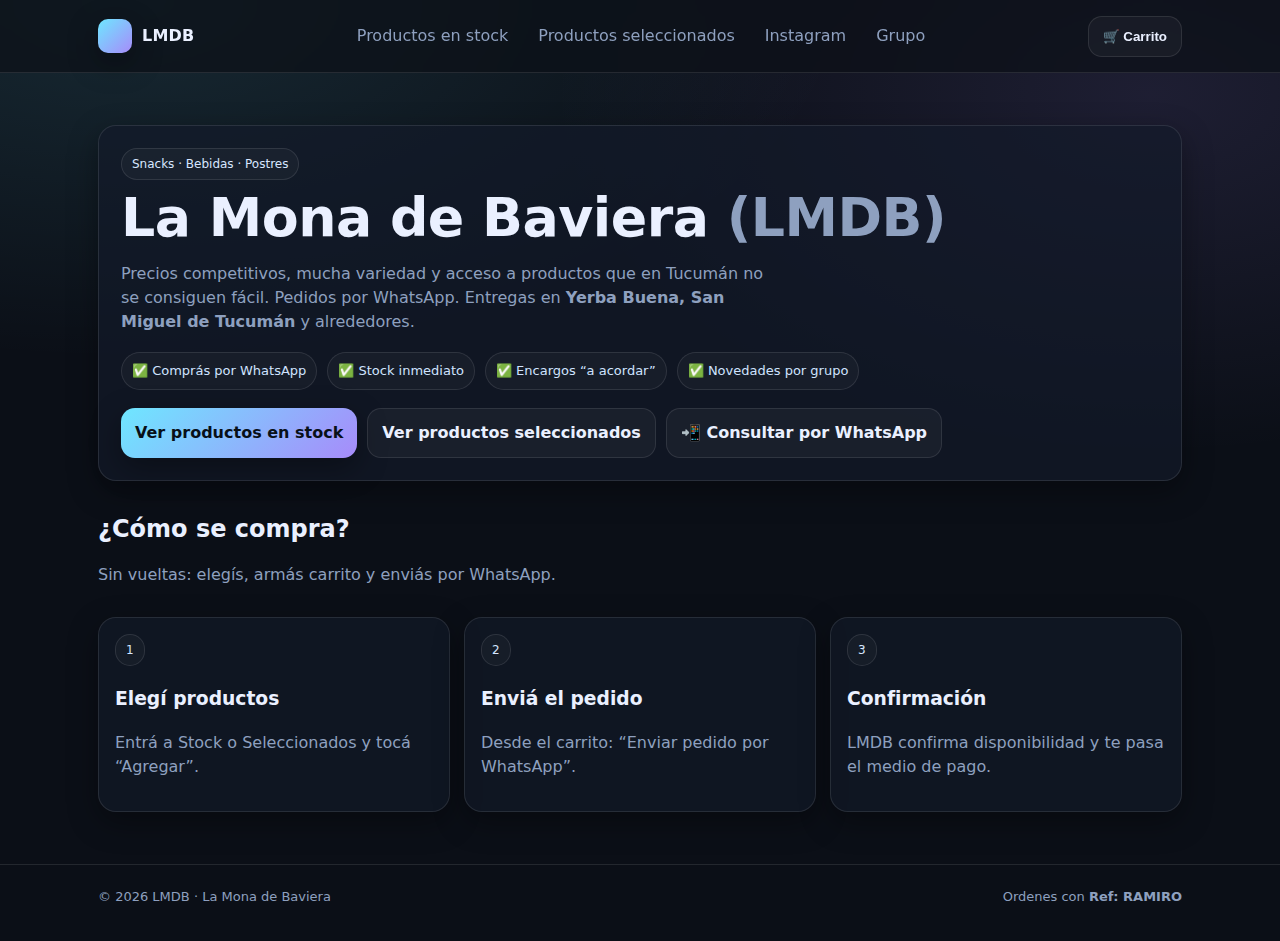
<file: index.html>
<!doctype html>
<html lang="es">
<head>
  <meta charset="utf-8" />
  <meta name="viewport" content="width=device-width, initial-scale=1" />
  <title>LMDB | La Mona de Baviera</title>
  <meta name="description" content="Snacks, bebidas y postres. Stock inmediato y productos por encargo. Pedidos por WhatsApp." />
  <link rel="stylesheet" href="assets/css/styles.css">
  <link rel="shortcut icon" href="assets/img/eye-icon.svg" type="image/x-icon">
</head>
<body>
<header class="nav">
  <div class="container">
    <div class="nav-inner">
      <a class="brand" href="index.html">
        <span class="logo" aria-hidden="true"></span>
        <span>LMDB</span>
      </a>

      <nav class="links">
        <a href="stock.html">Productos en stock</a>
        <a href="seleccionados.html">Productos seleccionados</a>
        <a data-ig href="#">Instagram</a>
        <a data-group href="#">Grupo</a>
      </nav>

      <button class="btn cart-btn" data-cart-open>
        🛒 Carrito
        <span class="cart-count" data-cart-count></span>
      </button>
    </div>
  </div>
</header>

<main class="hero">
  <div class="container">
    <div class="hero-card">
      <span class="badge">Snacks · Bebidas · Postres</span>
      <h1 class="headline">La Mona de Baviera <span class="muted">(LMDB)</span></h1>
      <p class="sub">
        Precios competitivos, mucha variedad y acceso a productos que en Tucumán no se consiguen fácil.
        Pedidos por WhatsApp. Entregas en <b>Yerba Buena, San Miguel de Tucumán</b> y alrededores.
      </p>

      <div class="pill-row">
        <span class="pill">✅ Comprás por WhatsApp</span>
        <span class="pill">✅ Stock inmediato</span>
        <span class="pill">✅ Encargos “a acordar”</span>
        <span class="pill">✅ Novedades por grupo</span>
      </div>

      <div style="margin-top:18px; display:flex; gap:10px; flex-wrap:wrap;">
        <a class="btn primary" href="stock.html">Ver productos en stock</a>
        <a class="btn" href="seleccionados.html">Ver productos seleccionados</a>
        <a class="btn" data-wa href="#">📲 Consultar por WhatsApp</a>
      </div>
    </div>

    <section>
      <div class="section-title">
        <div>
          <h2>¿Cómo se compra?</h2>
          <p class="muted">Sin vueltas: elegís, armás carrito y enviás por WhatsApp.</p>
        </div>
      </div>

      <div class="grid">
        <div class="card" style="padding:16px">
          <span class="badge">1</span>
          <h3>Elegí productos</h3>
          <p class="muted">Entrá a Stock o Seleccionados y tocá “Agregar”.</p>
        </div>
        <div class="card" style="padding:16px">
          <span class="badge">2</span>
          <h3>Enviá el pedido</h3>
          <p class="muted">Desde el carrito: “Enviar pedido por WhatsApp”.</p>
        </div>
        <div class="card" style="padding:16px">
          <span class="badge">3</span>
          <h3>Confirmación</h3>
          <p class="muted">LMDB confirma disponibilidad y te pasa el medio de pago.</p>
        </div>
      </div>
    </section>
  </div>
</main>

<!-- CART PANEL -->
<aside class="cart-panel" data-cart-panel aria-label="Carrito">
  <div class="cart-header">
    <b>Tu carrito</b>
    <div style="display:flex; gap:8px;">
      <button class="btn" data-cart-clear>Vaciar</button>
      <button class="btn" data-cart-close>Cerrar</button>
    </div>
  </div>

  <div class="muted" data-cart-empty>Tu carrito está vacío. Agregá productos desde Stock o Seleccionados.</div>
  <div class="cart-list" data-cart-list></div>

  <label class="muted" for="notes">Notas (opcional)</label>
  <textarea id="notes" data-cart-notes placeholder="Ej: quiero 2 sabores distintos, o consultar disponibilidad..."></textarea>

  <div style="margin-top:10px; display:flex; gap:10px;">
    <button class="btn primary" style="flex:1" data-cart-send>Enviar pedido por WhatsApp</button>
  </div>

  <p class="muted" style="margin-top:10px; font-size:12px;">
    * Los precios se confirman por WhatsApp. <br>
    * Entrega en Yerba Buena, San Miguel de Tucumán y alrededores.
  </p>
</aside>

<div class="toast" data-toast></div>

<footer class="footer">
  <div class="container" style="display:flex; justify-content:space-between; gap:10px; flex-wrap:wrap;">
    <span>© <span data-year></span> LMDB · La Mona de Baviera</span>
    <span>Ordenes con <b>Ref: RAMIRO</b></span>
  </div>
</footer>

<script src="assets/js/app.js"></script>
</body>
</html>
</file>
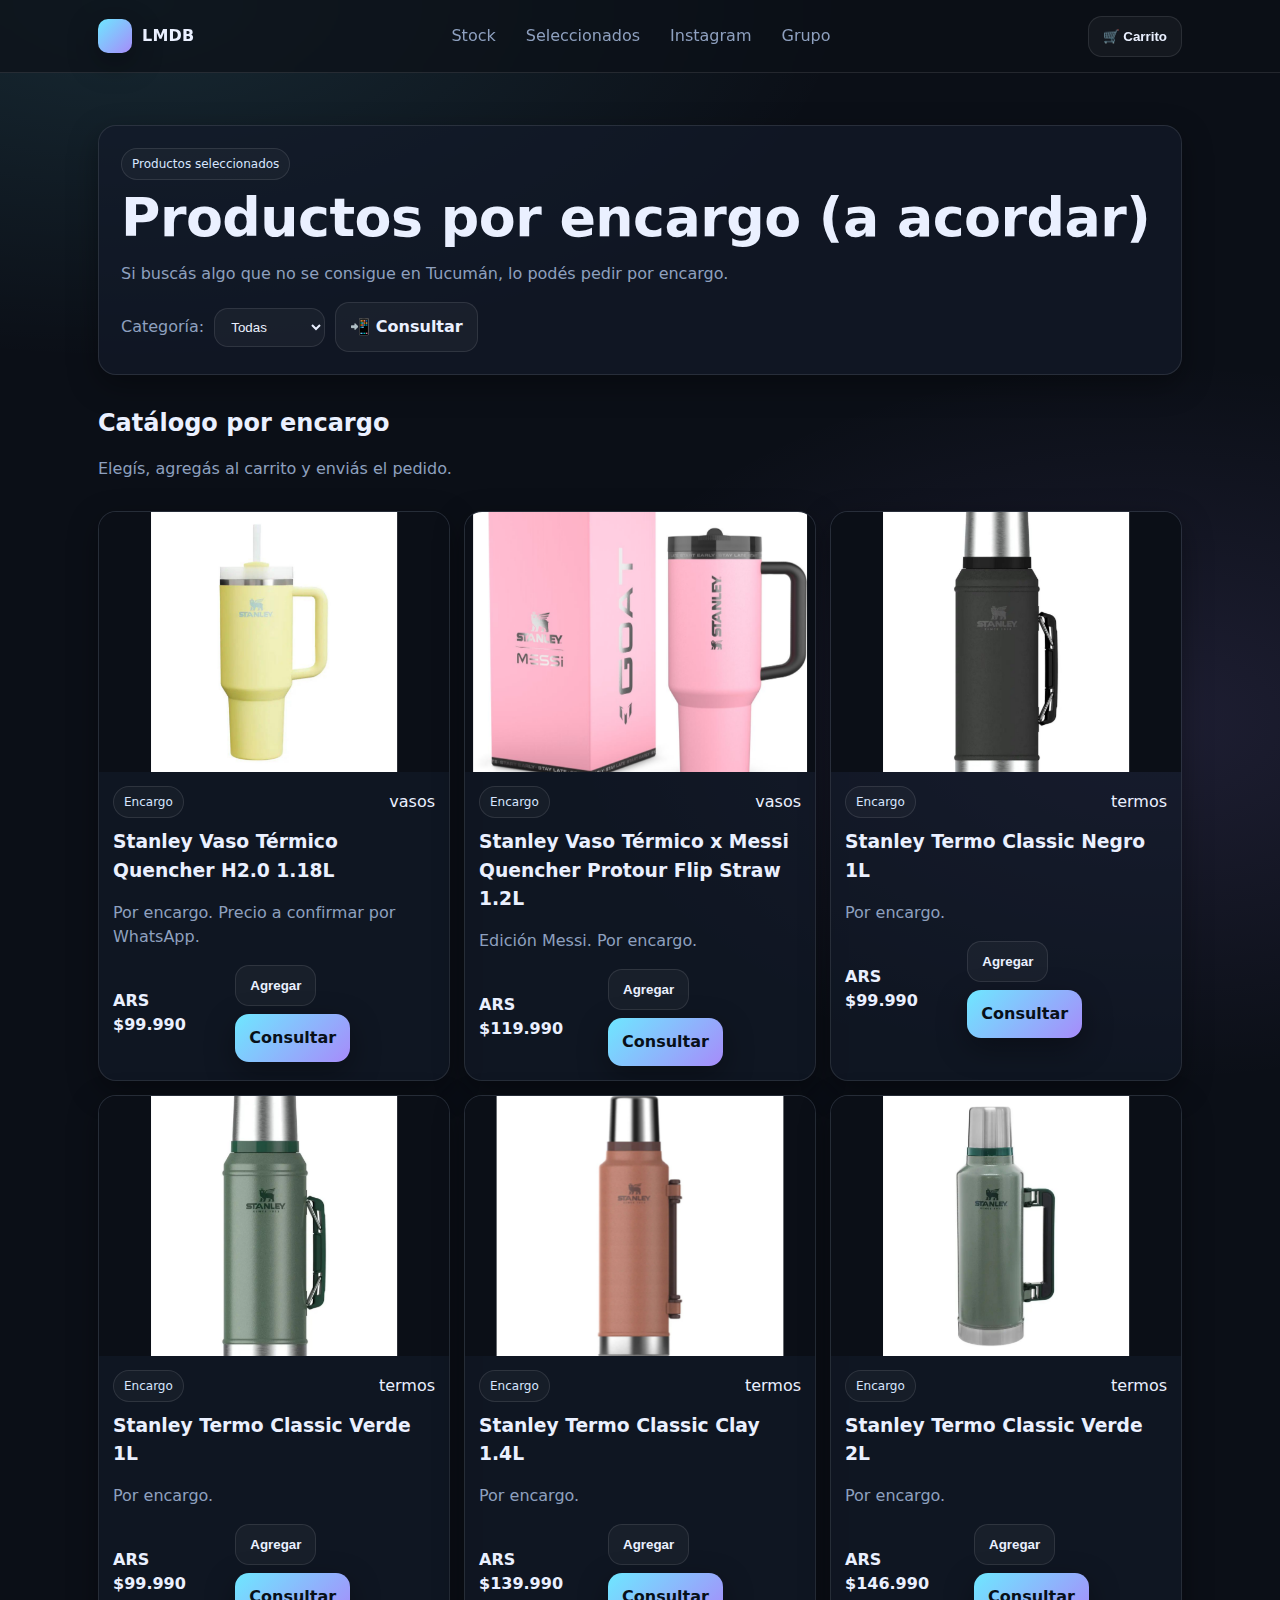
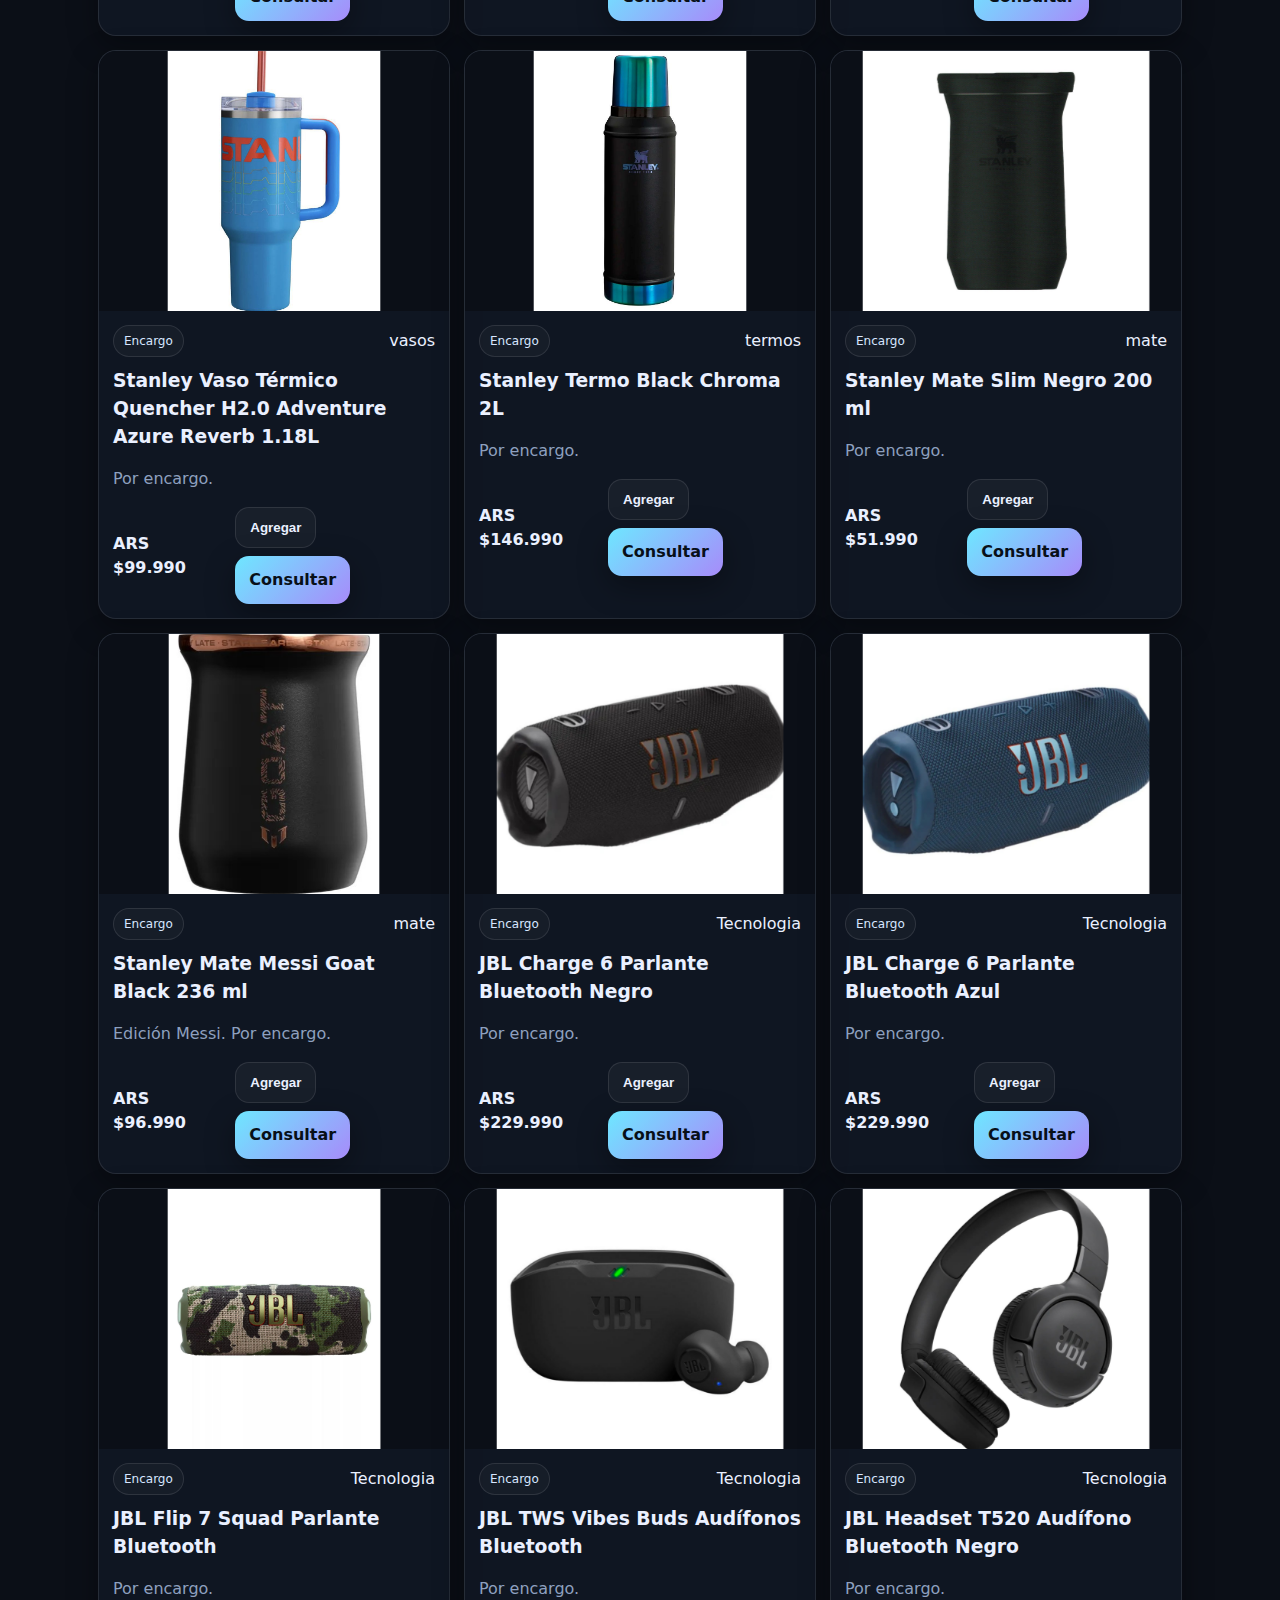
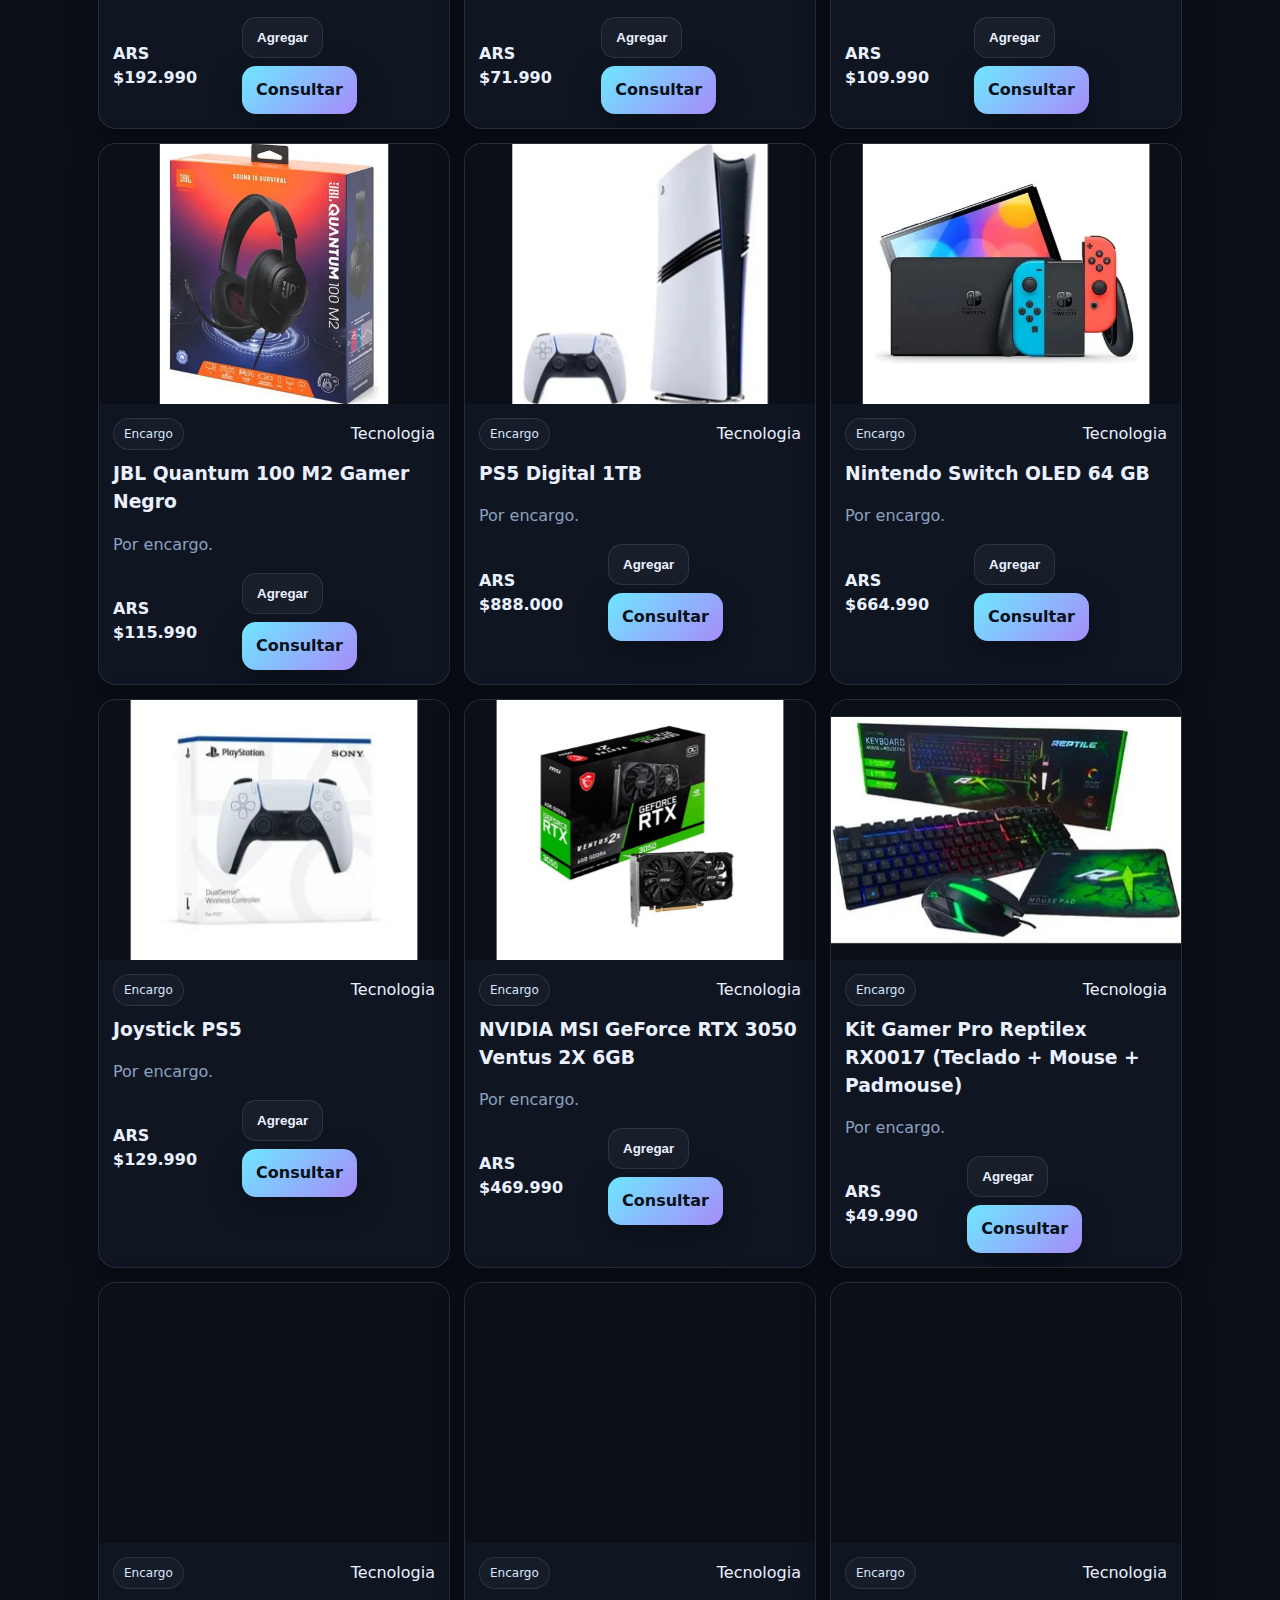
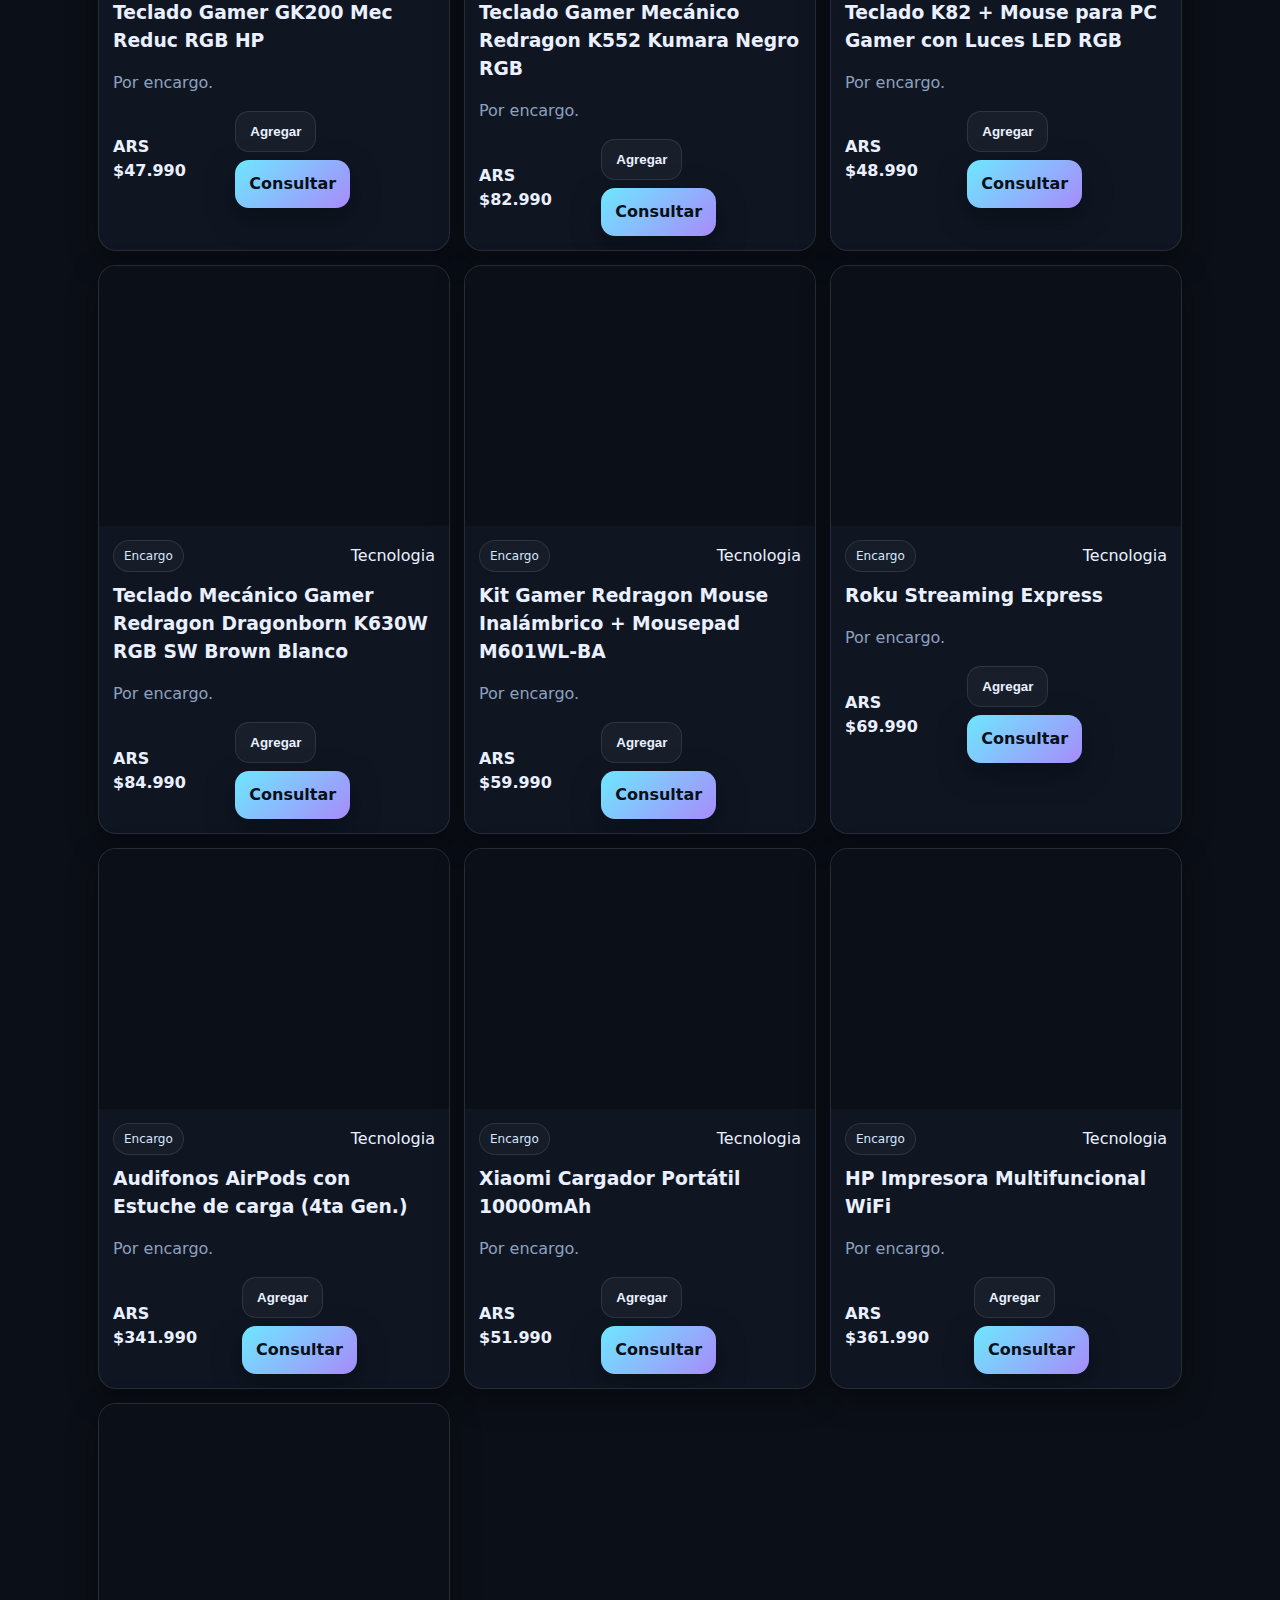
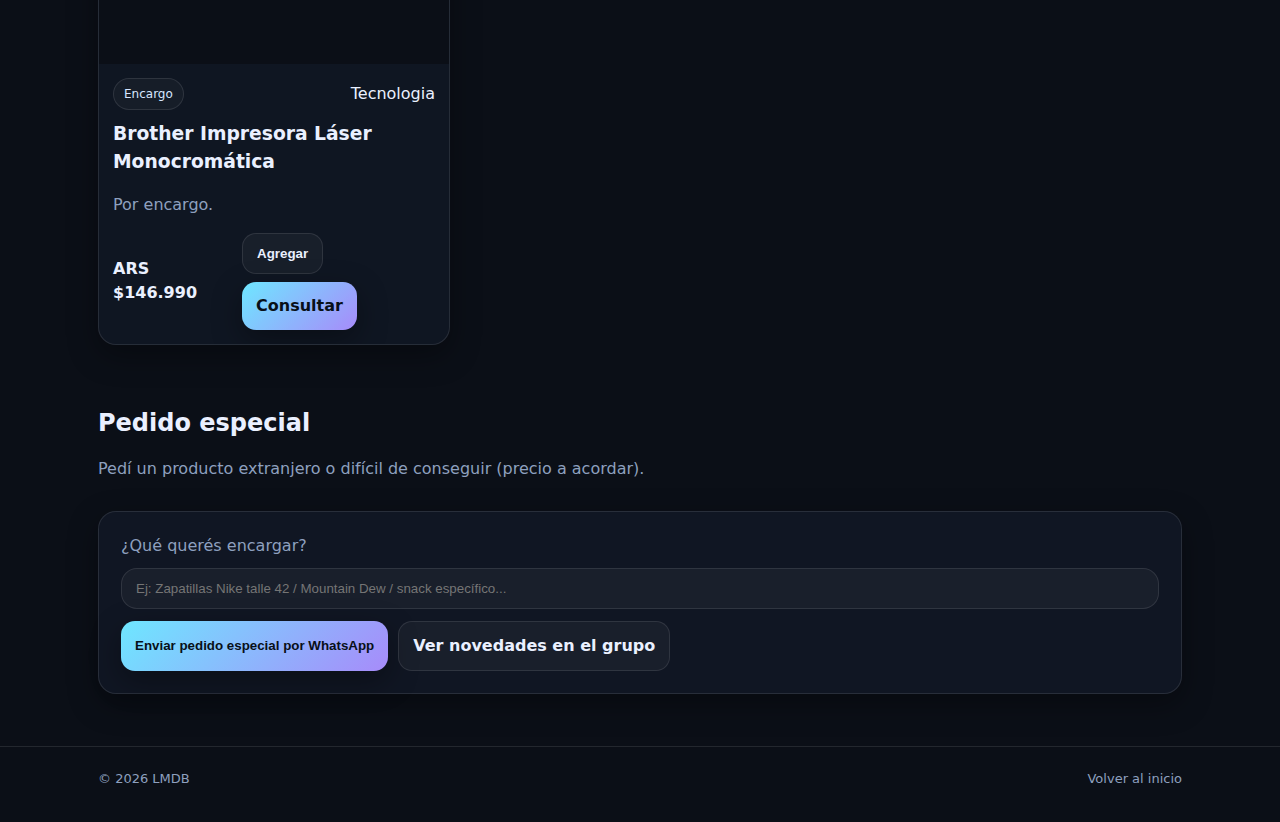
<file: seleccionados.html>
<!doctype html>
<html lang="es">

<head>
  <meta charset="utf-8" />
  <meta name="viewport" content="width=device-width, initial-scale=1" />
  <title>LMDB | Productos seleccionados</title>
  <meta name="description" content="Productos por encargo. Pedí por WhatsApp (precio a acordar)." />
  <link rel="shortcut icon" href="assets/img/eye-icon.svg" type="image/x-icon">
  <link rel="stylesheet" href="assets/css/styles.css">
</head>

<body data-page="seleccionado">
  <header class="nav">
    <div class="container">
      <div class="nav-inner">
        <a class="brand" href="index.html"><span class="logo"></span><span>LMDB</span></a>
        <nav class="links">
          <a href="stock.html">Stock</a>
          <a href="seleccionados.html">Seleccionados</a>
          <a data-ig href="#">Instagram</a>
          <a data-group href="#">Grupo</a>
        </nav>
        <button class="btn cart-btn" data-cart-open>🛒 Carrito <span class="cart-count" data-cart-count></span></button>
      </div>
    </div>
  </header>

  <main class="hero">
    <div class="container">
      <div class="hero-card">
        <span class="badge">Productos seleccionados</span>
        <h1 class="headline">Productos por encargo (a acordar)</h1>
        <p class="sub">
          Si buscás algo que no se consigue en Tucumán, lo podés pedir por encargo.
          <!-- El precio se acuerda por WhatsApp. -->
        </p>

        <div class="toolbar" style="margin-top:14px;">
          <label class="muted" for="category-select">Categoría:</label>
          <select id="category-select" data-category>
            <option value="all">Todas</option>
            <option value="snacks">Snacks</option>
            <option value="bebidas">Bebidas</option>
            <option value="mate">Mate</option>
            <option value="vasos">Vasos</option>
            <option value="postres">Postres</option>
            <option value="Tecnologia">Tecnología</option>
          </select>
          <a class="btn" data-wa href="#">📲 Consultar</a>
        </div>
      </div>

      <section>
        <div class="section-title">
          <div>
            <h2>Catálogo por encargo</h2>
            <p class="muted">Elegís, agregás al carrito y enviás el pedido.</p>
          </div>
        </div>

        <div class="hero-card" data-empty style="display:none;">
          <b>Próximamente</b>
          <p class="muted" style="margin:6px 0 0;">Estamos cargando los seleccionados. Podés hacer un pedido especial
            abajo.</p>
        </div>

        <div class="grid" data-products></div>
      </section>

      <section>
        <div class="section-title">
          <div>
            <h2>Pedido especial</h2>
            <p class="muted">Pedí un producto extranjero o difícil de conseguir (precio a acordar).</p>
          </div>
        </div>

        <div class="hero-card">
          <label class="muted">¿Qué querés encargar?</label>
          <input data-special-input placeholder="Ej: Zapatillas Nike talle 42 / Mountain Dew / snack específico..."
            style="width:100%; margin-top:10px; padding:12px 14px; border-radius:16px; border:1px solid var(--border); background:rgba(255,255,255,.04); color:var(--text);" />
          <div style="margin-top:12px; display:flex; gap:10px; flex-wrap:wrap;">
            <button class="btn primary" data-special-send>Enviar pedido especial por WhatsApp</button>
            <a class="btn" data-group href="#">Ver novedades en el grupo</a>
          </div>
        </div>
      </section>
    </div>
  </main>

  <!-- CART PANEL -->
  <aside class="cart-panel" data-cart-panel>
    <div class="cart-header">
      <b>Tu carrito</b>
      <div style="display:flex; gap:8px;">
        <button class="btn" data-cart-clear>Vaciar</button>
        <button class="btn" data-cart-close>Cerrar</button>
      </div>
    </div>
    <div class="muted" data-cart-empty>Tu carrito está vacío.</div>
    <div class="cart-list" data-cart-list></div>
    <label class="muted">Notas (opcional)</label>
    <textarea data-cart-notes placeholder="Notas para LMDB..."></textarea>
    <div style="margin-top:10px;">
      <button class="btn primary" style="width:100%;" data-cart-send>Enviar pedido por WhatsApp</button>
    </div>
  </aside>

  <div class="toast" data-toast></div>

  <footer class="footer">
    <div class="container" style="display:flex; justify-content:space-between; gap:10px; flex-wrap:wrap;">
      <span>© <span data-year></span> LMDB</span>
      <a class="muted" href="index.html">Volver al inicio</a>
    </div>
  </footer>

  <script src="assets/js/app.js"></script>
</body>

</html>
</file>
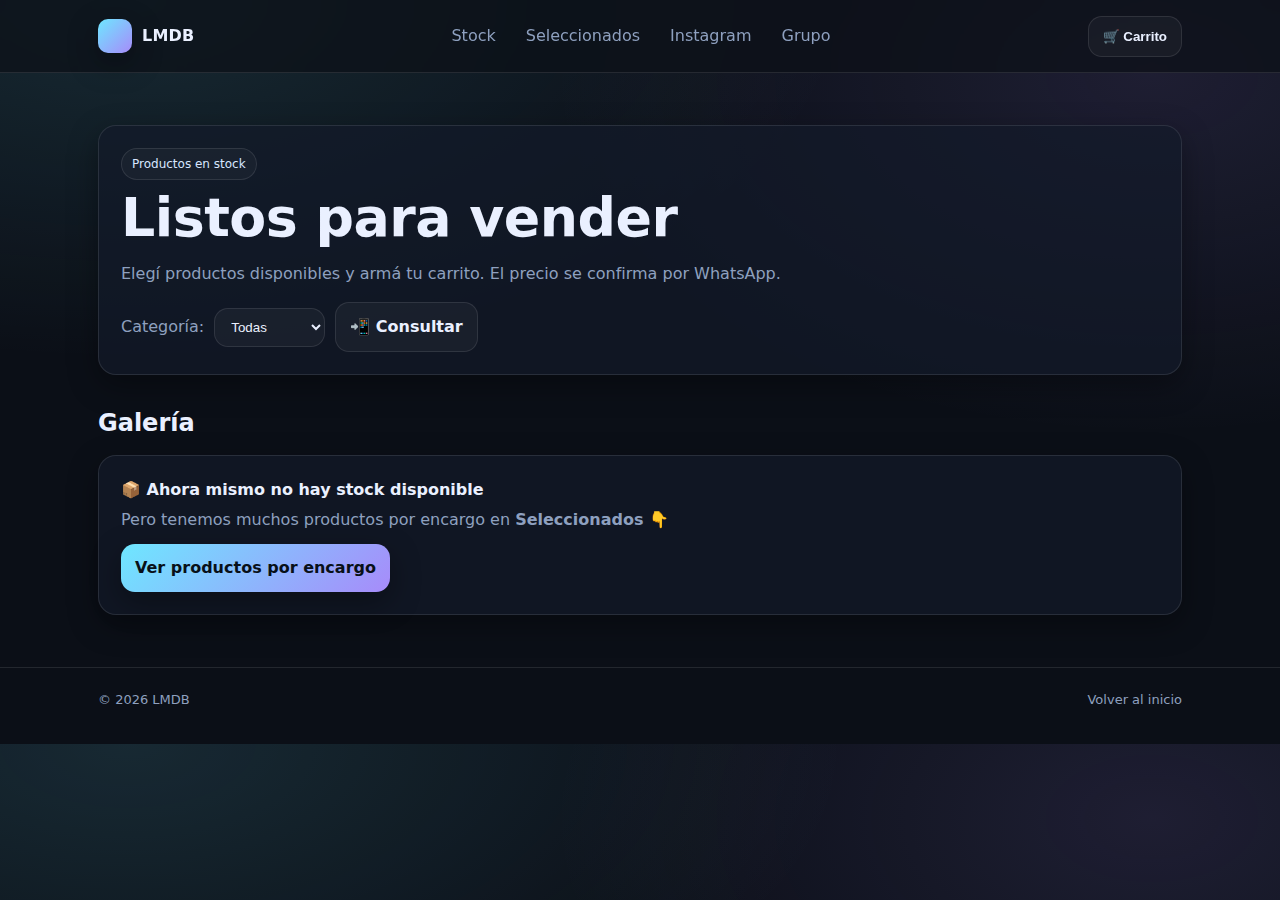
<file: stock.html>
<!doctype html>
<html lang="es">

<head>
  <meta charset="utf-8" />
  <meta name="viewport" content="width=device-width, initial-scale=1" />
  <title>LMDB | Productos en stock</title>
  <meta name="description" content="Productos en stock listos para vender. Pedidos por WhatsApp." />
  <link rel="shortcut icon" href="assets/img/eye-icon.svg" type="image/x-icon">
  <link rel="stylesheet" href="assets/css/styles.css">
</head>

<body data-page="stock">
  <header class="nav">
    <div class="container">
      <div class="nav-inner">
        <a class="brand" href="index.html"><span class="logo"></span><span>LMDB</span></a>
        <nav class="links">
          <a href="stock.html">Stock</a>
          <a href="seleccionados.html">Seleccionados</a>
          <a data-ig href="#">Instagram</a>
          <a data-group href="#">Grupo</a>
        </nav>
        <button class="btn cart-btn" data-cart-open>🛒 Carrito <span class="cart-count" data-cart-count></span></button>
      </div>
    </div>
  </header>

  <main class="hero">
    <div class="container">
      <div class="hero-card">
        <span class="badge">Productos en stock</span>
        <h1 class="headline">Listos para vender</h1>
        <p class="sub">Elegí productos disponibles y armá tu carrito. El precio se confirma por WhatsApp.</p>

        <div class="toolbar" style="margin-top:14px;">
          <label class="muted" for="category-select">Categoría:</label>
          <select id="category-select" data-category>
            <option value="all">Todas</option>
            <option value="snacks">Snacks</option>
            <option value="bebidas">Bebidas</option>
            <option value="mate">Mate</option>
            <option value="vasos">Vasos</option>
            <option value="postres">Postres</option>
            <option value="Tecnologia">Tecnología</option>
          </select>
          <a class="btn" data-wa href="#">📲 Consultar</a>
        </div>
      </div>

      <section>
        <div class="section-title">
          <div>
            <h2>Galería</h2>
            <!-- <p class="muted">Stock limitado y rotativo. <br>
              Esta categoría se actualiza constantemente.
              Si buscás algo en particular, escribinos y lo vemos.</p> -->
          </div>
        </div>

        <div class="hero-card" data-empty style="display:none;">
          <b>📦 Ahora mismo no hay stock disponible</b>
          <p class="muted" style="margin:6px 0 0;">
            Pero tenemos muchos productos por encargo en <b>Seleccionados</b> 👇
          </p>

          <a href="seleccionados.html" class="btn primary" style="margin-top:12px;">
            Ver productos por encargo
          </a>
        </div>


        <div class="grid" data-products></div>
      </section>
    </div>
  </main>

  <!-- CART PANEL -->
  <aside class="cart-panel" data-cart-panel>
    <div class="cart-header">
      <b>Tu carrito</b>
      <div style="display:flex; gap:8px;">
        <button class="btn" data-cart-clear>Vaciar</button>
        <button class="btn" data-cart-close>Cerrar</button>
      </div>
    </div>
    <div class="muted" data-cart-empty>Tu carrito está vacío.</div>
    <div class="cart-list" data-cart-list></div>
    <label class="muted">Notas (opcional)</label>
    <textarea data-cart-notes placeholder="Notas para LMDB..."></textarea>
    <div style="margin-top:10px;">
      <button class="btn primary" style="width:100%;" data-cart-send>Enviar pedido por WhatsApp</button>
    </div>
  </aside>

  <div class="toast" data-toast></div>

  <footer class="footer">
    <div class="container" style="display:flex; justify-content:space-between; gap:10px; flex-wrap:wrap;">
      <span>© <span data-year></span> LMDB</span>
      <a class="muted" href="index.html">Volver al inicio</a>
    </div>
  </footer>

  <script src="assets/js/app.js"></script>
</body>

</html>
</file>
<file: assets/css/styles.css>
:root {
  --bg: #0b0f17;
  --card: #121a2a;
  --muted: #8ea0bf;
  --text: #eaf0ff;
  --brand: #6ee7ff;
  --brand2: #a78bfa;
  --border: rgba(255, 255, 255, .10);
  --shadow: 0 10px 30px rgba(0, 0, 0, .35);
  --radius: 18px;
  --max: 1120px;
}

* {
  box-sizing: border-box
}

html {
  scroll-behavior: smooth
}

body {
  margin: 0;
  font-family: ui-sans-serif, system-ui, -Tecnologia-system, Segoe UI, Roboto, Helvetica, Arial;
  background: radial-gradient(1200px 600px at 10% 0%, rgba(110, 231, 255, .12), transparent 60%),
    radial-gradient(1000px 600px at 90% 10%, rgba(167, 139, 250, .12), transparent 60%),
    var(--bg);
  color: var(--text);
  line-height: 1.5;
}

a {
  color: inherit;
  text-decoration: none
}

.container {
  max-width: var(--max);
  margin: 0 auto;
  padding: 0 18px
}

.nav {
  position: sticky;
  top: 0;
  z-index: 50;
  -webkit-backdrop-filter: blur(10px);
  backdrop-filter: blur(10px);
  background: rgba(11, 15, 23, .70);
  border-bottom: 1px solid var(--border);
}

.nav-inner {
  display: flex;
  align-items: center;
  justify-content: space-between;
  padding: 14px 0;
  gap: 12px;
}

.brand {
  display: flex;
  align-items: center;
  gap: 10px;
  font-weight: 900;
  letter-spacing: .2px;
}

.logo {
  width: 34px;
  height: 34px;
  border-radius: 10px;
  background: linear-gradient(135deg, var(--brand), var(--brand2));
  box-shadow: var(--shadow);
}

.links {
  display: flex;
  gap: 10px;
  align-items: center
}

.links a {
  color: var(--muted);
  padding: 10px 10px;
  border-radius: 12px;
  transition: .2s;
}

.links a:hover {
  color: var(--text);
  background: rgba(255, 255, 255, .05)
}

.btn {
  display: inline-flex;
  align-items: center;
  justify-content: center;
  gap: 10px;
  padding: 12px 14px;
  border-radius: 14px;
  border: 1px solid var(--border);
  background: rgba(255, 255, 255, .04);
  color: var(--text);
  cursor: pointer;
  transition: .2s;
  font-weight: 800;
}

.btn:hover {
  transform: translateY(-1px);
  background: rgba(255, 255, 255, .07)
}

.btn:disabled {
  opacity: .5;
  cursor: not-allowed;
  transform: none
}

.btn.primary {
  border: none;
  background: linear-gradient(135deg, var(--brand), var(--brand2));
  color: #081018;
  box-shadow: var(--shadow);
}

.badge {
  display: inline-flex;
  font-size: 12px;
  padding: 6px 10px;
  border-radius: 999px;
  border: 1px solid var(--border);
  background: rgba(255, 255, 255, .03);
  color: #d7e6ff;
}

.badge.danger {
  background: rgba(255, 60, 60, .12);
  border-color: rgba(255, 60, 60, .25);
  color: #ffd5d5;
}

.hero {
  padding: 52px 0 22px
}

.hero-card {
  background: rgba(18, 26, 42, .70);
  border: 1px solid var(--border);
  border-radius: var(--radius);
  box-shadow: var(--shadow);
  padding: 22px;
}

.headline {
  font-size: clamp(28px, 4.2vw, 54px);
  line-height: 1.05;
  margin: 10px 0 14px;
  letter-spacing: -.5px;
}

.sub {
  color: var(--muted);
  font-size: 16px;
  max-width: 65ch;
}

.pill-row {
  display: flex;
  flex-wrap: wrap;
  gap: 10px;
  margin-top: 18px
}

.pill {
  font-size: 13px;
  color: #cfe3ff;
  border: 1px solid var(--border);
  background: rgba(255, 255, 255, .03);
  padding: 8px 10px;
  border-radius: 999px;
}

section {
  padding: 30px 0
}

.section-title {
  display: flex;
  justify-content: space-between;
  align-items: flex-end;
  gap: 14px;
  margin-bottom: 14px
}

h2 {
  margin: 0;
  font-size: 24px
}

.muted {
  color: var(--muted)
}

.grid {
  display: grid;
  grid-template-columns: repeat(3, 1fr);
  gap: 14px;
}

.card {
  background: rgba(18, 26, 42, .60);
  border: 1px solid var(--border);
  border-radius: var(--radius);
  box-shadow: var(--shadow);
  overflow: hidden;
}

.ph {
  height: 260px;
  border: 1px solid var(--border);
  background:
    linear-gradient(135deg, rgba(110, 231, 255, .18), rgba(167, 139, 250, .18)),
    rgba(255, 255, 255, .02);
}

.product .media {
  background: #0b0f17;
  display: flex;
  align-items: center;
  justify-content: center;
  overflow: hidden;
}

.product .media img {
  width: 100%;
  height: 260px;
  object-fit: contain;
  padding: 2px;
  transform: scale(1.12);
  transform-origin: center;
  transition: transform .25s ease, filter .25s ease;
  will-change: transform;
}

/* Zoom al pasar el mouse */
.product:hover .media img {
  transform: scale(1.12);
  filter: brightness(1.05);
}

.product .content {
  padding: 14px
}

.product .row {
  display: flex;
  align-items: center;
  justify-content: space-between;
  gap: 10px
}

.product .row.bottom {
  margin-top: 12px
}

.product .sku {
  font-size: 12px;
  color: var(--muted)
}

.product h3 {
  margin: 10px 0 6px
}

.product .actions {
  display: flex;
  gap: 8px;
  flex-wrap: wrap
}

.price {
  font-weight: 900
}

.toolbar {
  display: flex;
  gap: 10px;
  align-items: center;
  flex-wrap: wrap;
}

select {
  padding: 10px 12px;
  border-radius: 14px;
  border: 1px solid var(--border);
  background: rgba(255, 255, 255, .04);
  color: var(--text);
}

.footer {
  padding: 22px 0 34px;
  border-top: 1px solid var(--border);
  color: var(--muted);
  font-size: 13px;
}

/* Cart */
.cart-btn {
  position: relative;
}

.cart-count {
  position: absolute;
  top: -6px;
  right: -6px;
  display: none;
  min-width: 20px;
  height: 20px;
  padding: 0 6px;
  border-radius: 999px;
  background: rgba(255, 255, 255, .92);
  color: #081018;
  font-weight: 900;
  font-size: 12px;
  align-items: center;
  justify-content: center;
}

.cart-panel {
  position: fixed;
  top: 0;
  right: -420px;
  width: 400px;
  max-width: calc(100vw - 24px);
  height: 100vh;
  background: rgba(11, 15, 23, .92);
  border-left: 1px solid var(--border);
  -webkit-backdrop-filter: blur(10px);
  backdrop-filter: blur(10px);
  transition: right .25s ease;
  z-index: 100;
  padding: 14px;
}

.cart-panel.open {
  right: 0
}

.cart-header {
  display: flex;
  align-items: center;
  justify-content: space-between;
  gap: 10px;
  margin-bottom: 10px
}

.cart-list {
  display: flex;
  flex-direction: column;
  gap: 10px;
  margin-top: 10px
}

.cart-item {
  border: 1px solid var(--border);
  border-radius: 16px;
  background: rgba(18, 26, 42, .55);
  padding: 12px;
  display: flex;
  justify-content: space-between;
  gap: 10px;
}

.cart-title {
  font-weight: 900
}

.cart-qty {
  display: flex;
  align-items: center;
  gap: 8px
}

.icon {
  width: 34px;
  height: 34px;
  border-radius: 12px;
  border: 1px solid var(--border);
  background: rgba(255, 255, 255, .04);
  color: var(--text);
  cursor: pointer;
  font-weight: 900;
}

.icon.danger {
  border-color: rgba(255, 60, 60, .25);
  background: rgba(255, 60, 60, .12);
}

textarea {
  width: 100%;
  min-height: 70px;
  margin-top: 10px;
  padding: 10px 12px;
  border-radius: 16px;
  border: 1px solid var(--border);
  background: rgba(255, 255, 255, .04);
  color: var(--text);
  resize: vertical;
}

.toast {
  position: fixed;
  left: 50%;
  bottom: 18px;
  transform: translateX(-50%);
  padding: 10px 14px;
  border-radius: 16px;
  border: 1px solid var(--border);
  background: rgba(18, 26, 42, .90);
  box-shadow: var(--shadow);
  opacity: 0;
  pointer-events: none;
  transition: opacity .2s ease;
  z-index: 200;
}

.toast.show {
  opacity: 1
}

@media (max-width: 900px) {
  .grid {
    grid-template-columns: 1fr
  }
}

#wp-logo {
  width: 35px;
  height: 35px;
}
</file>
